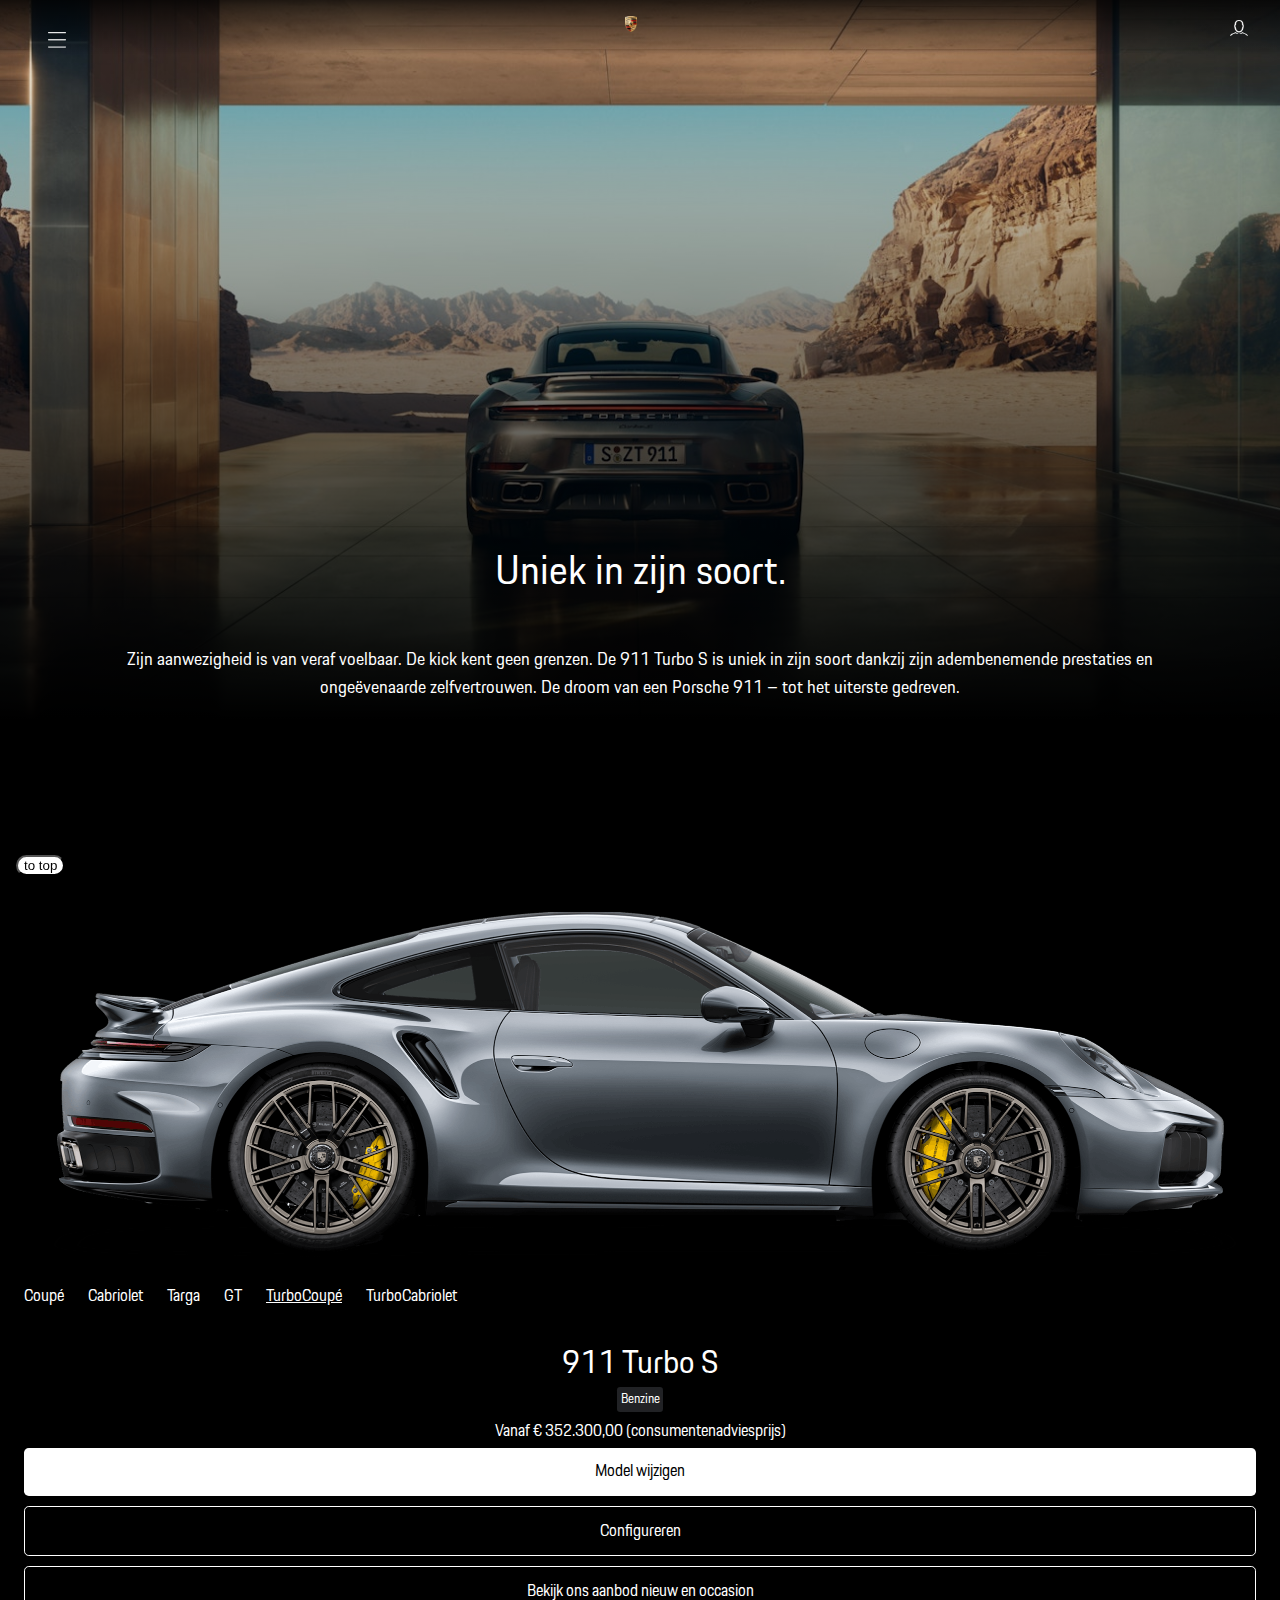
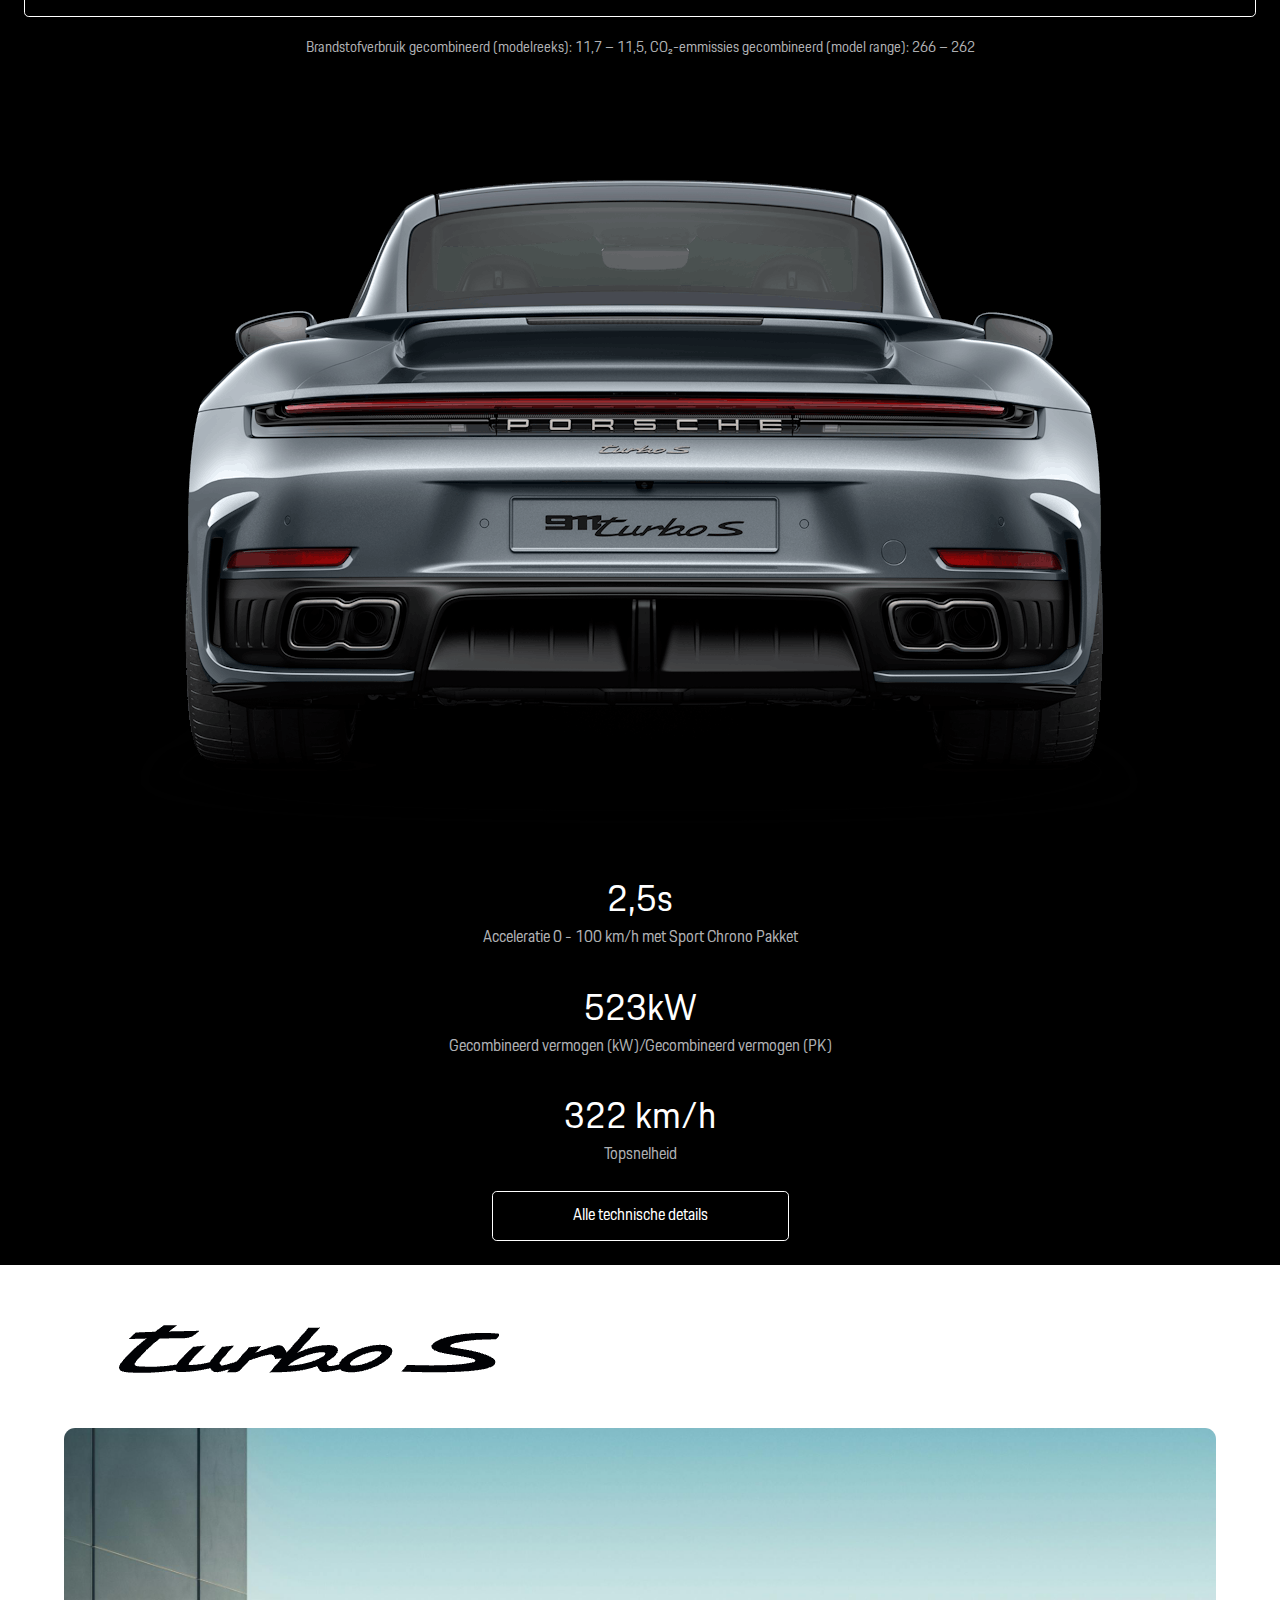
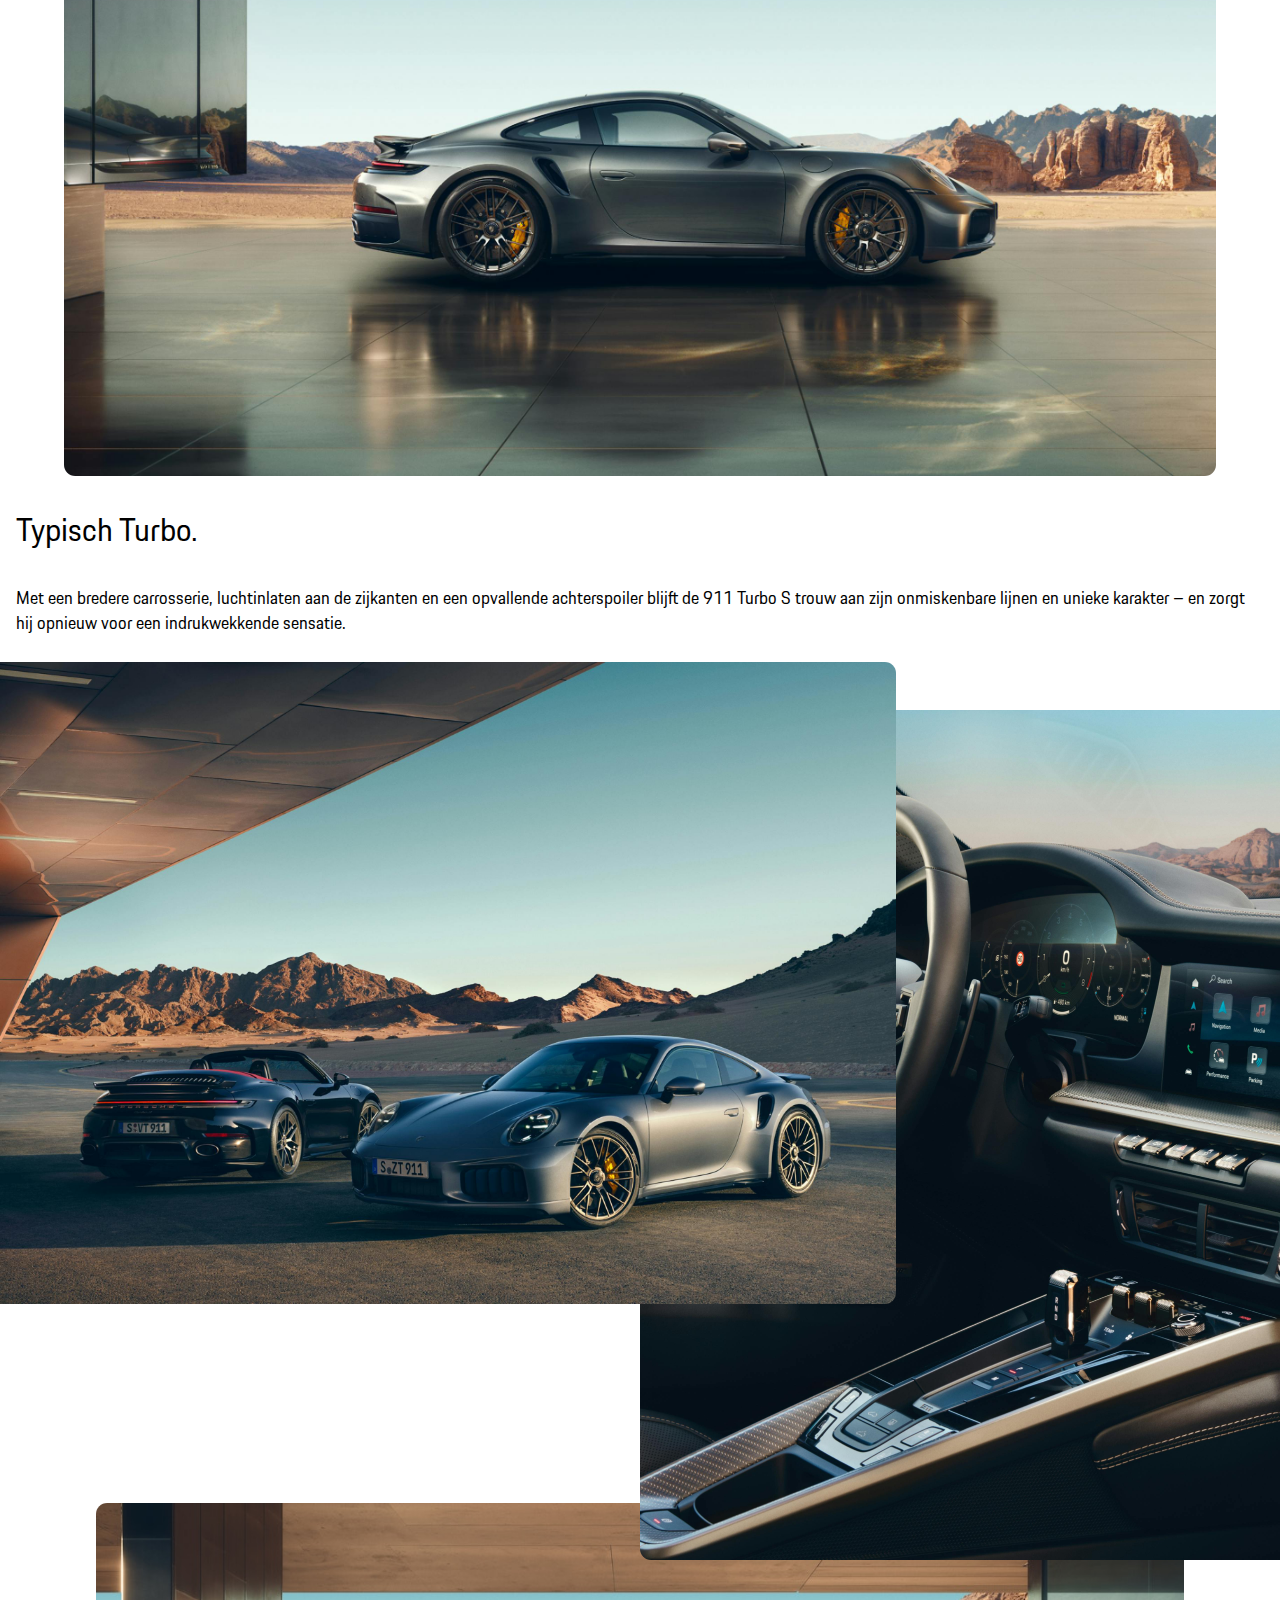
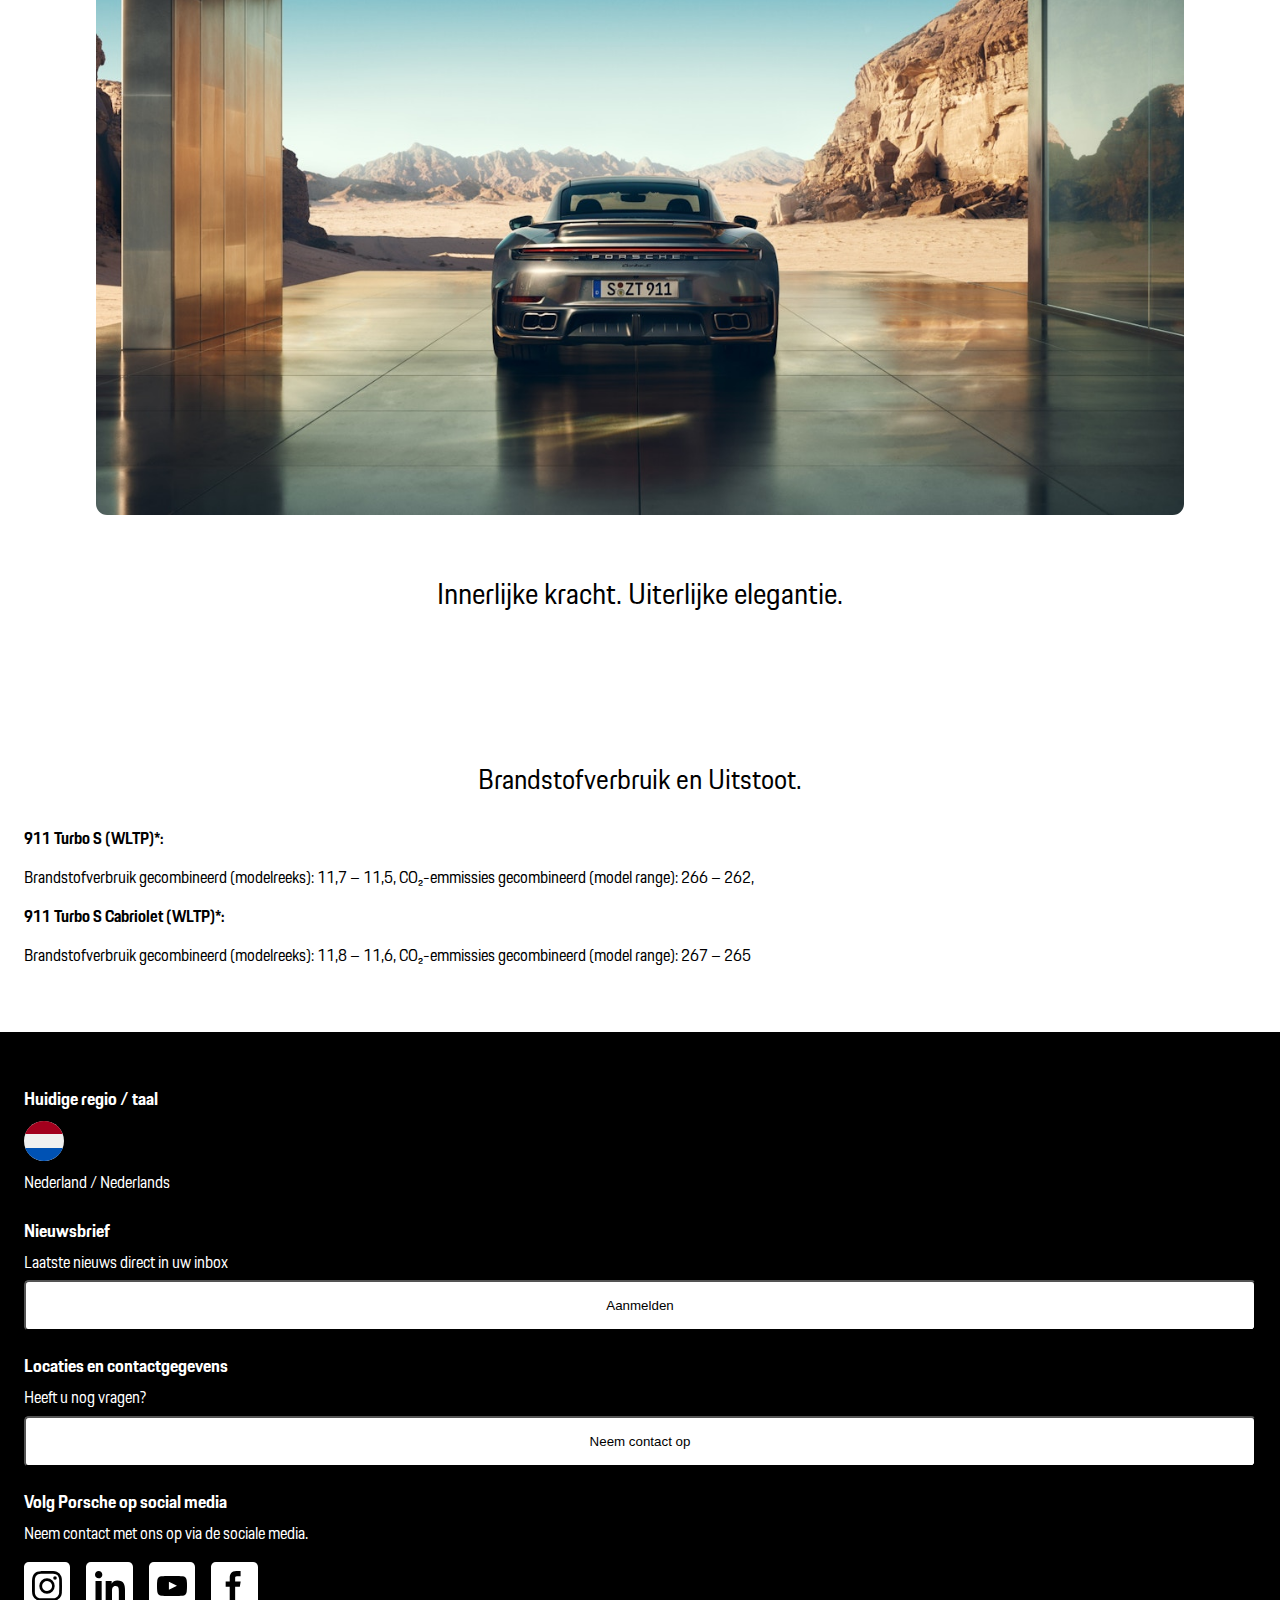
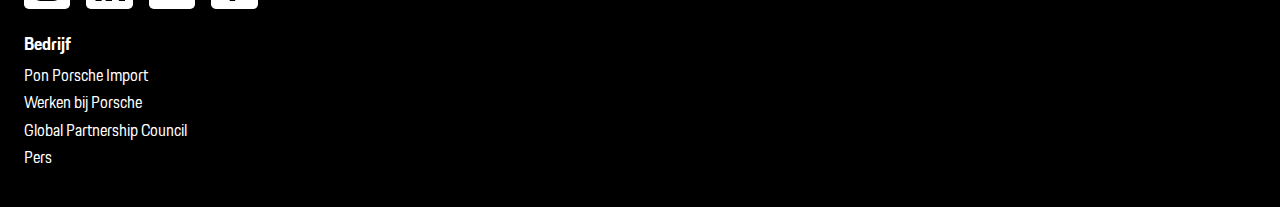
<file: index2.html>
<!DOCTYPE html>
<html lang="nl">
  <head>
    <meta charset="UTF-8" />
    <meta name="author" content="Chiara" />
    <meta name="viewport" content="width=device-width, initial-scale=1" />
    <title>Porsche</title>
    <link href="styles/style_algemeen.css" rel="stylesheet" />
    <link href="styles/style_pagina2.css" rel="stylesheet" />
    <link rel="icon" type="image/svg+xml" href="images/favicon.svg" />
  </head>

  <body>
    <!-- **********************************
    MAIN NAVIGATIE BOVENAAN HOMEPAGE
    *********************************** -->
    <nav>
      <ul>
        <li>
          <button aria-hidden="true">
            <img src="images/hamburgermenu_white.png" alt="Hamburgermenu" />
          </button>
        </li>
        <li>
          <a href="index.html">
            <img src="images/logo_porsche_home.webp" alt="Logo Porsche" />
          </a>
        </li>
        <li>
          <img src="images/account_icon_white.png" alt="Account" />
        </li>
      </ul>
    </nav>

    <!-- **********************************
    HAMBURGER MENU
    *********************************** -->
    <nav>
      <ul>
        <li>
          <img src="images/cross.png" alt="go back to home" />
        </li>
        <li>
          <a href="#">Modellen <img src="images/arrow_menu.png" alt="#" /></a>
        </li>
        <li>
          <a href="#">Advies & aankoop<img src="images/arrow_menu.png" alt="#"
          /></a>
        </li>
        <li>
          <a href="#">Shop</a>
        </li>
        <li>
          <a href="#">Services<img src="images/arrow_menu.png" alt="#"
          /></a>
        </li>
        <li>
          <a href="#">Beleven<img src="images/arrow_menu.png" alt="#"
          /></a>
        </li>
        <li>
          <a href="#">Dealer<img src="images/arrow_menu.png" alt="#"
          /></a>
        </li>
        <li>
          <img src="images/account_icon.svg" alt="Account icoon" />
          <a href="#">Account<img src="images/arrow_menu.png" alt="#"
          /></a>
        </li>
      </ul>
    </nav>

    <main>
      <!-- **********************************
    SECTIE 1: HOMEPAGE (PAGINA 2)
    *********************************** -->
      <section>
        <img src="images/porsche08.jpeg" alt="Porsche 911 Turbo S" />
        <h1>Uniek in zijn soort.</h1>
        <p>
          Zijn aanwezigheid is van veraf voelbaar. De kick kent geen grenzen. De
          911 Turbo S is uniek in zijn soort dankzij zijn adembenemende
          prestaties en ongeëvenaarde zelfvertrouwen. De droom van een Porsche
          911 – tot het uiterste gedreven.
        </p>
        <button>to top</button>
      </section>

      <!-- **********************************
    SECTIE 2: 911 TURBOS (CARROUSEL)
    *********************************** -->
      <section>
        <img src="images/porsche02.png" alt="turbo s grijs" />
          <ul>
          <li>
            <a>Coupé</a>
          </li>
          <li>
            <a>Cabriolet</a>
          </li>
          <li>
            <a>Targa</a>
          </li>
          <li>
            <a>GT</a>
          </li>
          <li>
            <a>TurboCoupé</a>
          </li>
          <li>
            <a>TurboCabriolet</a>
          </li>
        </ul>
        <h2>911 Turbo S</h2>
        <label>Benzine</label>
        <h4>Vanaf € 352.300,00 (consumentenadviesprijs)</h4>
        <a>Model wijzigen</a>
        <a>Configureren</a>
        <a>Bekijk ons aanbod nieuw en occasion</a>
        <p>
          Brandstofverbruik gecombineerd (modelreeks): 11,7 – 11,5,
          CO₂-emmissies gecombineerd (model range): 266 – 262
        </p>
      </section>

      <!-- **********************************
    SECTIE 3: TECHNISCHE DETAILS
    *********************************** -->
      <section>
        <img src="images/porsche03.png" alt="turbo s grijs achterkant" />
        <ul>
          <li>
            <h3>2,5s</h3>
            <p>Acceleratie 0 - 100 km/h met Sport Chrono Pakket</p>
          </li>
          <li>
            <h3>523kW</h3>
            <p>Gecombineerd vermogen (kW)/Gecombineerd vermogen (PK)</p>
          </li>
          <li>
            <h3>322 km/h</h3>
            <p>Topsnelheid</p>
          </li>
        </ul>
        <a>Alle technische details</a>
      </section>

      <!-- **********************************
    SECTIE 4: TURBO S: TYPISCH TURBO
    *********************************** -->
      <section>
        <img src="images/turbo_s_logo.png" alt="turbo s logo" />
        <img src="images/porsche05.jpeg" alt="turbo s" />
        <h3>Typisch Turbo.</h3>
        <p>
          Met een bredere carrosserie, luchtinlaten aan de zijkanten en een
          opvallende achterspoiler blijft de 911 Turbo S trouw aan zijn
          onmiskenbare lijnen en unieke karakter – en zorgt hij opnieuw voor een
          indrukwekkende sensatie.
        </p>
        <img src="images/porsche07.jpeg" alt="turbo s & 911" />
        <img src="images/porsche06.jpeg" alt="inside steering wheel" />
        <img src="images/porsche08.jpeg" alt="back of the car" />
        <h2>Innerlijke kracht. Uiterlijke elegantie.</h2>
      </section>

      <!-- **********************************
    SECTIE 5: BRANDSTOFVERBRUIK EN UITSTOOT
    *********************************** -->
      <section>
        <h3>Brandstofverbruik en Uitstoot.</h3>
        <h4>911 Turbo S (WLTP)*:</h4>
        <p>
          Brandstofverbruik gecombineerd (modelreeks): 11,7 – 11,5,
          CO₂-emmissies gecombineerd (model range): 266 – 262,
        </p>
        <h4>911 Turbo S Cabriolet (WLTP)*:</h4>
        <p>
          Brandstofverbruik gecombineerd (modelreeks): 11,8 – 11,6,
          CO₂-emmissies gecombineerd (model range): 267 – 265
        </p>
      </section>
    </main>

    <footer>
      <section>
        <h4>Huidige regio / taal</h4>
        <img
          src="images/nl_icon.svg"
          height="40"
          width="40"
          alt="Nederlandse vlag"
        />
        <p>Nederland / Nederlands</p>
      </section>

      <section>
        <h4>Nieuwsbrief</h4>
        <p>Laatste nieuws direct in uw inbox</p>
        <button>Aanmelden</button>
      </section>

      <section>
        <h4>Locaties en contactgegevens</h4>
        <p>Heeft u nog vragen?</p>
        <button>Neem contact op</button>
      </section>

      <section>
        <h4>Volg Porsche op social media</h4>
        <p>Neem contact met ons op via de sociale media.</p>
        <ul>
          <li>
            <img
              src="images/logo-instagram.svg"
              height="40"
              width="40"
              alt="Instagram"
            />
          </li>
          <li>
            <img
              src="images/logo-linkedin.svg"
              height="40"
              width="40"
              alt="LinkedIn"
            />
          </li>
          <li>
            <img
              src="images/logo-youtube.svg"
              height="40"
              width="40"
              alt="YouTube"
            />
          </li>
          <li>
            <img
              src="images/logo-facebook.svg"
              height="40"
              width="40"
              alt="Facebook"
            />
          </li>
        </ul>
      </section>

      <section>
        <h4>Bedrijf</h4>
        <p>Pon Porsche Import</p>
        <p>Werken bij Porsche</p>
        <p>Global Partnership Council</p>
        <p>Pers</p>
      </section>
    </footer>

    <script defer src="scripts/javascript.js"></script>
  </body>
</html>
</file>
<file: styles/style_algemeen.css>
@font-face {
  font-family: "Porsche Next";
  src: url("../fonts/porsche-next-arabic.otf") format("opentype");
  font-weight: 400;
  font-style: normal;
  font-display: swap;
}

@font-face {
  font-family: "Porsche Next";
  src: url("../fonts/porsche-next-arabic-bold.otf") format("opentype");
  font-weight: 700;
  font-style: normal;
  font-display: swap;
}

:root {
  --white: #ffffff;
  --black: #000000;
  --grey: #afb0b3;
  --background: #ffffff;
  --lightgrey: rgb(0, 0, 0);
}

body[data-theme="light"] {
  --white: #ffffff;
  --black: #000000;
  --grey: #afb0b3;
  --background: #ffffff;
  --lightgrey: rgb(0, 0, 0);
}

body[data-theme="dark"] {
  --white: #ffffff;
  --black: #494949;
  --grey: #ffffff;
  --background: black;
  --lightgrey: #ffffff;
}

body {
  margin: 0;
  font-family: "Porsche Next", Verdana, Tahoma, sans-serif;
  background-color: var(--background);
}

/* ******************* */
/* NAVIGATIE HOMEPAGE BOVENAAN */
/* ******************* */
nav:nth-of-type(1) {
	position: absolute;
	top: 0;
  left:0;
  right:0;
	background: linear-gradient(to bottom, rgba(0, 0, 0, 0.8), transparent);
	z-index: 100;
}
  
nav:nth-of-type(1) ul {
  display: flex;
  align-items: center;
  justify-content: space-between;
  list-style: none;
  margin: 0;
  padding: 1rem 2rem;
}

@media (max-width: 560px) {
	nav:nth-of-type(1) ul li:nth-child(2) img {
	  height: 3rem;
	}
}
  
  nav:nth-of-type(1) li {
	display: flex;
	align-items: center;
	gap: 0.5rem;
  }
  
  nav:nth-of-type(1) img:nth-of-type(1) {
	height: 1rem;
  }

  nav:nth-of-type(1) p {
	color: var(--white);
	font-size: 1rem;
	margin: 0;
  }
  
/* ******************* */
/* HAMBURGER MENU */
/* ******************* */
  nav:nth-of-type(1) ul li:first-child button {
    position: absolute;
    top: 1rem;
    left: 2rem;
    height: 50px;
    width: 50px;
    background: none;
    border: none;
    z-index: 9999;
}
  
  nav:nth-of-type(2) {
	background-color: var(--background);
	height: 100vh;
	width: 100%;
	max-width: 450px;
	position: fixed;
	top: 0;
	left: -450px;
	display: flex;
	flex-direction: column;
	transition: left 0.6s ease;
	z-index: 500;
  }
  
  nav:nth-of-type(2) ul {
	list-style: none;
	color: var(--black);
	font-size: 2em;
	text-decoration: none;
	justify-content: center;
	align-items: first baseline;
	margin-top: 1em;
  }

  nav:nth-of-type(2) ul li {
	display: flex;
	justify-content: space-between;
	font-size: 1.8rem;
	padding: 1rem;
  }
  
  nav:nth-of-type(2) ul li img {
	height: 1rem;
	padding-right: 2rem;
  }

  /* kruisje */
  nav:nth-of-type(2) ul li:first-child {
	justify-content: flex-end;
	padding-right: -6rem;
	background: none;
    border: none;
    cursor: pointer;
  }

  nav:nth-of-type(2) ul li:last-child {
	margin-top: 16rem;
	font-size: 1.4rem;
	height: 2rem;
    margin-right: 0.3rem;
	display: flex;
    align-items: center;
    gap: 0.2rem; 
  }

  /* icon account */
  nav:nth-of-type(2) ul li:last-child img:first-child {
height: 2.2rem;
margin-right: 0.3rem;
  }

  nav:nth-of-type(2) ul li:last-child img:last-child {
	margin-left: auto;
    height: 1rem;
  }

  nav:nth-of-type(2).active {
	left: 0;
  }
  
  a,
  a:visited,
  a:active,
  a:focus,
  a:hover {
	text-decoration: none;
	outline: none;
  }
  
/* ******************* */
/* HAMBURGER UITKLAP SIDE MENU */
/* ******************* */
nav:nth-of-type(2) {
  background-color: var(--background);
  height: 100%;
  width: 100%;
  top: 0;
  left: -450px;
  position: fixed;
  display: grid;
  transition: left 0.6s ease;
  z-index: 500;
  grid-template-rows: auto;
  grid-template-columns: 1fr auto;
}

nav:nth-of-type(2) ul li {
  display: flex;
  justify-content: space-between;
  align-items: center;
}

nav:nth-of-type(2) ul li a {
  display: flex;
  justify-content: space-between;
  align-items: center;
  width: 100%;
}

nav:nth-of-type(2) a {
  font-size: 1.4rem;
}

nav:nth-of-type(2) ul li:last-child {
  margin-bottom: 1em;
}


nav:nth-of-type(2) ul,
nav:nth-of-type(2) ul a:visited,
nav:nth-of-type(2) ul a:active,
nav:nth-of-type(2) ul a:focus {
	list-style: none;
	color: var(--black);
    text-decoration: none;
    margin-top: 1em;
}

nav:nth-of-type(2).active {
  left: 0;
} 

form {
  color: var(--lightgrey);
}

h2 {
  color: var(--lightgrey);
}

/* **********************************
FOOTER
*********************************** */
footer {
  background-color: black;
  color: white;
  padding: 2rem 1.5rem;
}

footer h4 {
  font-size: 1.1rem;
  margin-bottom: 0.5rem;
}

footer p {
  margin: 0.3rem 0;
  line-height: 1.4;
}

footer button {
  width: 100%;
  padding: 1rem 0;
  border-radius: 0.3rem;
  color: var(--black);
  background-color: var(--white);
  font-weight: 500;
}

footer button:hover,
footer section ul li:hover {
  background-color: rgba(175, 176, 179);
}

footer section ul {
  list-style: none;
  display: flex;
  justify-content: flex-start;
  gap: 1rem;
  padding: 0;
  margin-top: 1rem;
}

footer section ul li {
  display: flex;
  align-items: center;
  justify-content: center;
  background-color: var(--white);
  border-radius: 0.3rem;
  padding: 0.2rem;
}

  /* nav:nth-of-type(1) ul li:first-child span {
	height: 5px;
	width: 100%;
	background-color: var(--grey);
	position: absolute;
	top: 50%;
	left: 50%;
	transform: translate(-50%, -50%);
	transition: 0.3s ease;
	z-index: 9999;
  }
  
  nav:nth-of-type(1) ul li:first-child span:nth-child(1) {
	top: 25%;
  }
  
  nav:nth-of-type(1) ul li:first-child span:nth-child(3) {
	top: 75%;
  }
  
  nav:nth-of-type(1) ul li:first-child.active span:nth-child(1) {
	top: 50%;
	transform: translate(-50%, -50%) rotate(45deg);
  }
  
  nav:nth-of-type(1) ul li:first-child.active span:nth-child(2) {
	opacity: 0;
  }
  
  nav:nth-of-type(1) ul li:first-child.active span:nth-child(3) {
	top: 50%;
	transform: translate(-50%, -50%) rotate(-45deg);
  } */
</file>
<file: styles/style_pagina2.css>
:root {
  --white: #ffffff;
  --black: #000000;
  --grey: #afb0b3;
}

/* ******************* */
/* SECTIE 1: HOMEPAGE */
/* ******************* */
main > section:nth-of-type(1) {
  position: relative;
  height: 80vh;
  display: flex;
  flex-direction: column;
  align-items: center;
  text-align: center;
  justify-content: flex-end;
}

main > section:nth-of-type(1) img {
  position: absolute;
  width: 100%;
  height: 100%;
  object-fit: cover;
  z-index: -2;
}

main > section:nth-of-type(1)::after {
  content: "";
  position: absolute;
  inset: 0;
  height: 100%;
  background: linear-gradient(
    to top,
    rgba(0, 0, 0, 1) 0%,
    rgba(0, 0, 0, 0.3) 70%,
    transparent 100%
  );
  z-index: -1;
}

main > section:nth-of-type(1) h1 {
  position: relative;
  color: var(--white);
  font-size: 2.5rem;
  font-weight: 400;
  text-align: center;
}

main > section:nth-of-type(1) p {
  position: relative;
  width: 85%;
  color: var(--white);
  font-size: 1.1rem;
  font-weight: 400;
  line-height: 1.6;
  text-align: center;
}

main > section:nth-of-type(1) button {
  position: fixed;
  background-color: var(--white);
  color: var(--black);
  border-radius: 2rem;
align-self: first baseline;
z-index: 10;
margin: 1rem;
bottom: .5rem;
}

/* ******************************** */
/* SECTIE 2: 911 TURBOS (CARROUSEL) */
/* ******************************** */

main > section:nth-of-type(2) {
  position: relative;
  background-color: var(--black);
  width: 100%;
  padding: 12rem 0 4rem 0;
  display: flex;
  flex-direction: column;
  text-align: center;
}

main > section:nth-of-type(2) ul {
  display: flex;
  list-style: none;
  max-width: auto;
  color: var(--white);
  overflow-x: auto;
  padding: 0;
  gap: 1.5rem;
  margin: 1.5rem;
  scroll-behavior: smooth;
  anchor-name: --carrousel;
}

main > section:nth-of-type(2) ul li a {
  color: var(--white);
  padding: 0;
  margin: 0;
  display: inline-flex;
  gap: 0.5rem;
  justify-content: space-between;
  z-index: 1;
}

/* scroll buttons bron https://www.youtube.com/watch?v=gmI5nvzv170  */
main > section:nth-of-type(2) ul::-webkit-scrollbar {
  display: none;
}

main > section:nth-of-type(2) ul::scroll-button(right) {
  content: ">";
  position: absolute;
  /* position-anchor: --carousel;
  position-area: right center; */
  background-color: rgba(33, 34, 37);
  padding: 0.2rem;
  border-radius: 0.2rem;
  color: var(--white);
  width: 8%;
  height: 3%;
  right: 2rem;
  top: 42%;
  translate: 50%;
}

main > section:nth-of-type(2) ul::scroll-button(left) {
  content: "<";
  position: absolute;
  color: var(--white);
  background-color: rgba(33, 34, 37);
  padding: 0.2rem;
  border-radius: 0.2rem;
  width: 8%;
  height: 3%;
  left: 2rem;
  top: 42%;
  translate: -50%;
}

main > section:nth-of-type(2) ul::scroll-button(right):disabled,
main > section:nth-of-type(2) ul::scroll-button(left):disabled {
  opacity: 0;
}

main > section:nth-of-type(2) img:first-of-type {
  max-width: 100%;
}

main > section:nth-of-type(2) ul li a:hover {
  background-color: rgba(33, 34, 37);
  padding: 0.2rem;
  border-radius: 0.2rem;
}

main > section:nth-of-type(2) ul li:nth-of-type(5) a {
  text-decoration: underline;
  text-decoration-color: var(--white);
}

main > section:nth-of-type(2) h2 {
  position: relative;
  font-size: 2rem;
  font-weight: 400;
}

main > section:nth-of-type(2) h2,
main > section:nth-of-type(2) label,
main > section:nth-of-type(2) h4 {
  color: var(--white);
  padding: 0.5rem 3rem 0 3rem;
  margin: 0;
}

main > section:nth-of-type(2) a {
  border-radius: 0.3rem;
  padding: 0.8rem 2rem;
  margin: 0.3rem 1.5rem;
  transition: all 0.2s ease;
}

main > section:nth-of-type(2) > a:first-of-type {
  color: var(--black);
  background-color: var(--white);
}

main > section:nth-of-type(2) > a:first-of-type:hover {
  background-color: rgba(175, 176, 179);
}

main > section:nth-of-type(2) > a:nth-of-type(2),
main > section:nth-of-type(2) > a:last-of-type {
  color: var(--white);
  border: 0.1rem solid;
}

main > section:nth-of-type(2) > a:nth-of-type(2):hover,
main > section:nth-of-type(2) > a:last-of-type:hover {
  background-color: rgba(38, 38, 41);
  border: 0.1rem solid rgba(136, 137, 140);
}

main > section:nth-of-type(2) label {
  background-color: rgba(33, 34, 37);
  padding: 0.2rem;
  border-radius: 0.2rem;
  font-size: 0.8rem;
  width: fit-content;
  align-self: center;
}

main > section:nth-of-type(2) h4 {
  font-weight: 200;
}

main > section:nth-of-type(2) p {
  color: var(--grey);
  margin: 1rem;
  font-size: 0.9rem;
}

/* **************************** */
/* SECTIE 3: TECHNISCHE DETAILS */
/* **************************** */

main > section:nth-of-type(3) {
  background-color: var(--black);
  display: flex;
  flex-direction: column;
  align-items: center;
  text-align: center;
}

main > section:nth-of-type(3) img {
  max-width: 100%;
}

main > section:nth-of-type(3) ul {
  margin: 0;
  padding: 0;
  text-decoration: "";
  list-style: "";
}

main > section:nth-of-type(3) ul li h3 {
  color: var(--white);
  font-size: 2.3rem;
  font-weight: 100;
  margin: 2rem 0 0 0;
}

main > section:nth-of-type(3) ul li p {
  color: var(--grey);
  font-size: 1rem;
  line-height: 1.4;
  padding: 0 3rem;
  margin: 0;
}

main > section:nth-of-type(3) a {
  color: var(--white);
  border: 0.1rem solid;
  border-radius: 0.3rem;
  padding: 0.8rem 5rem;
  margin: 1.5rem;
}

main > section:nth-of-type(3) a:hover {
  background-color: rgba(38, 38, 41);
  border: 0.1rem solid rgba(136, 137, 140);
  transition: all 0.2s ease;
}

/* ******************************** */
/* SECTIE 4: TURBO S: TYPISCH TURBO */
/* ******************************** */
main > section:nth-of-type(4) {
  background-color: var(--white);
  color: var(--black);
}

main > section:nth-of-type(4) h2 {
  font-size: 1.8rem;
  font-weight: 500;
  text-align: center;
  padding: 2.5rem 1rem 3rem;
  line-height: 1.2;
}

main > section:nth-of-type(4) h3 {
  font-size: 2rem;
  font-weight: 200;
  padding: 0 1rem 0 1rem;
}

main > section:nth-of-type(4) p {
  font-size: 1.1rem;
  font-weight: 100;
  line-height: 1.4;
  padding: 0 1rem 0.5rem 1rem;
}

main > section:nth-of-type(4) img {
  position: relative;
}

main > section:nth-of-type(4) img:nth-of-type(1) {
  padding-top: 2rem;
  max-width: 100%;
}

main > section:nth-of-type(4) img:nth-of-type(2),
main > section:nth-of-type(4) img:nth-of-type(5) {
  border-radius: 0.7rem;
  max-width: 90%;
  display: flex;
  justify-content: center;
  align-items: center;
  margin: auto;
  transition: transform 0.8s ease-out;
}

main > section:nth-of-type(4) img:nth-of-type(3),
main > section:nth-of-type(4) img:nth-of-type(4) {
  transition: transform 0.8s ease-out;
  position: relative;
  margin: 0;
}

main > section:nth-of-type(4) img:nth-of-type(3) {
  position: relative;
  max-width: 70%;
  z-index: 2;
  border-top-right-radius: 0.7rem;
  border-bottom-right-radius: 0.7rem;
}

main > section:nth-of-type(4) img:nth-of-type(4) {
  position: absolute;
  right: 0;
  max-width: 50%;
  padding-top: 3rem;
  z-index: 1;
  border-top-left-radius: 0.7rem;
  border-bottom-left-radius: 0.7rem;
}

main > section:nth-of-type(4) img:nth-of-type(5) {
  position: relative;
  max-width: 85%;
  margin-top: 12rem;
}

/* ******************* */
/* SECTIE 5: BRANDSTOFVERBRUIK EN UITSTOOT */
/* ******************* */
main > section:nth-of-type(5) {
  background-color: var(--white);
  color: var(--black);
  padding: 3rem 1.5rem;
  text-align: left;
  margin: 0;
}

main > section:nth-of-type(5) h3 {
  font-size: 1.7rem;
  font-weight: 500;
  text-align: center;
}

main > section:nth-of-type(5) h4 {
  font-size: 1rem;
  font-weight: 700;
  display: inline;
}
</file>
